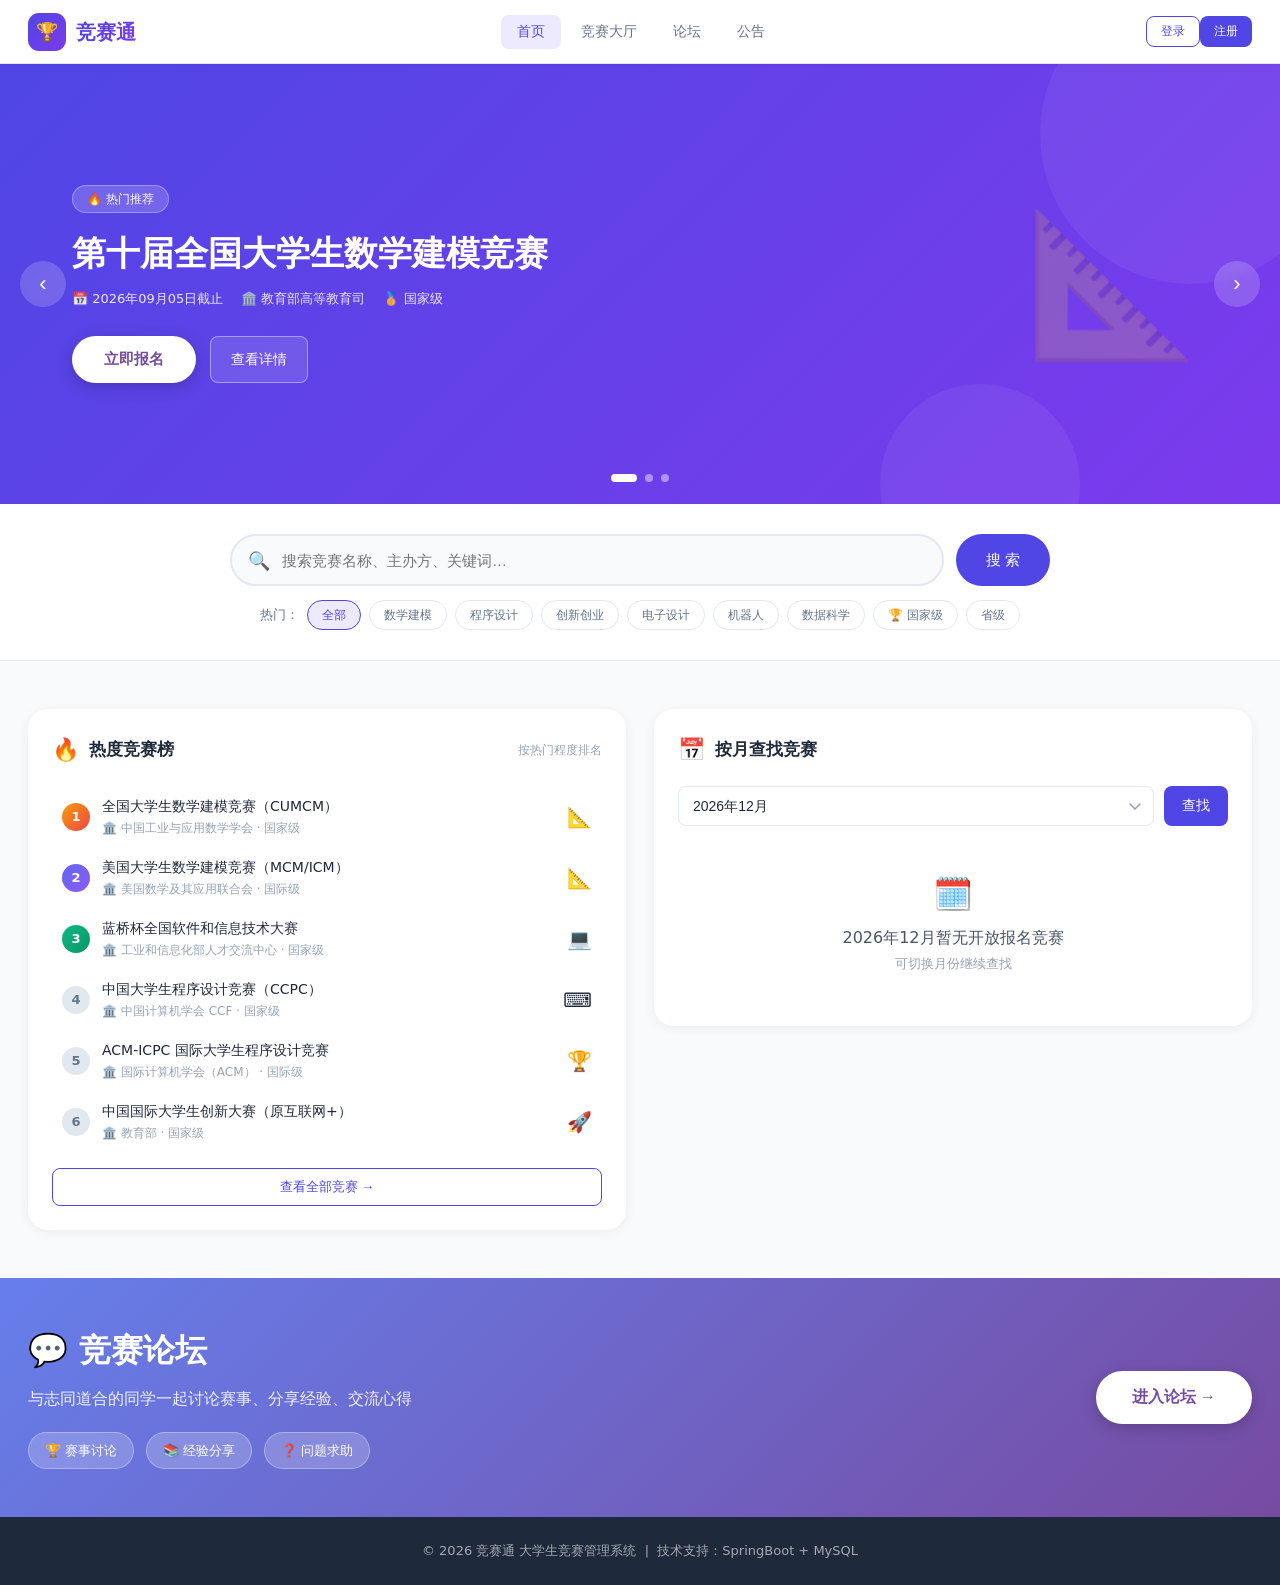
<file: index.html>
<!DOCTYPE html>
<html lang="zh-CN">
<head>
<meta charset="UTF-8">
<meta http-equiv="Content-Type" content="text/html; charset=UTF-8">
<meta name="viewport" content="width=device-width,initial-scale=1.0">
<title>竞赛通 — 大学生竞赛管理系统</title>
<link rel="icon" href="data:image/svg+xml,%3Csvg xmlns='http://www.w3.org/2000/svg' viewBox='0 0 64 64'%3E%3Ctext y='52' font-size='52'%3E%F0%9F%8F%86%3C/text%3E%3C/svg%3E">
<link rel="stylesheet" href="css/common.css?v=5">
<link rel="stylesheet" href="css/home.css?v=5">
<link rel="stylesheet" href="css/modal.css?v=5">
<link rel="stylesheet" href="css/forum.css?v=5">
<!-- SheetJS: 前端 Excel 导出 -->
<script src="https://cdn.sheetjs.com/xlsx-0.20.3/package/dist/xlsx.full.min.js"></script>
</head>
<body>

<!-- ========== TOAST ========== -->
<div id="toastContainer" class="toast-container"></div>

<!-- ========== NAVBAR ========== -->
<nav class="navbar" id="mainNav">
  <div class="logo" onclick="router.go('home')">
    <div class="logo-icon">🏆</div>
    <span class="logo-text">竞赛通</span>
  </div>
  <div class="nav-links" id="navLinks">
    <button class="nav-link active" data-page="home">首页</button>
    <button class="nav-link" data-page="hall">竞赛大厅</button>
    <button class="nav-link" data-page="forum">论坛</button>
    <button class="nav-link" data-page="notice">公告</button>
  </div>
  <div class="nav-right" id="navRight">
    <!-- 未登录时显示 -->
    <div id="navGuest">
      <button class="btn btn-outline btn-sm" onclick="router.go('login')">登录</button>
      <button class="btn btn-primary btn-sm" onclick="router.go('register')">注册</button>
    </div>
    <!-- 登录后显示 -->
    <div id="navUser" style="display:none;align-items:center;gap:10px">
      <span id="navNickname" style="font-size:13px;color:#64748b"></span>
      <div class="avatar-btn" id="navAvatar" onclick="router.go('user')">👤</div>
      <button class="btn btn-ghost btn-sm" id="navAdminBtn" style="display:none" onclick="router.go('admin')">管理后台</button>
    </div>
  </div>
</nav>

<!-- ========== PAGES ========== -->
<div id="appContainer"></div>

<!-- ========== MODALS ========== -->
<div id="modalContainer"></div>

<!-- JS -->
<script charset="UTF-8" src="js/api.js?v=29"></script>
<script charset="UTF-8" src="js/data.js?v=28"></script>
<script charset="UTF-8" src="js/utils.js?v=28"></script>
<script charset="UTF-8" src="js/router.js?v=28"></script>
<script charset="UTF-8" src="js/components.js?v=28"></script>
<script charset="UTF-8" src="js/pages/home.js?v=28"></script>
<script charset="UTF-8" src="js/pages/hall.js?v=28"></script>
<script charset="UTF-8" src="js/pages/forum.js?v=28"></script>
<script charset="UTF-8" src="js/pages/forum-detail.js?v=28"></script>
<script charset="UTF-8" src="js/pages/user.js?v=28"></script>
<script charset="UTF-8" src="js/pages/admin.js?v=28"></script>
<script charset="UTF-8" src="js/pages/auth.js?v=29"></script>
<script charset="UTF-8" src="js/modals.js?v=28"></script>
<script charset="UTF-8" src="js/app.js?v=28"></script>
</body>
</html>
</file>
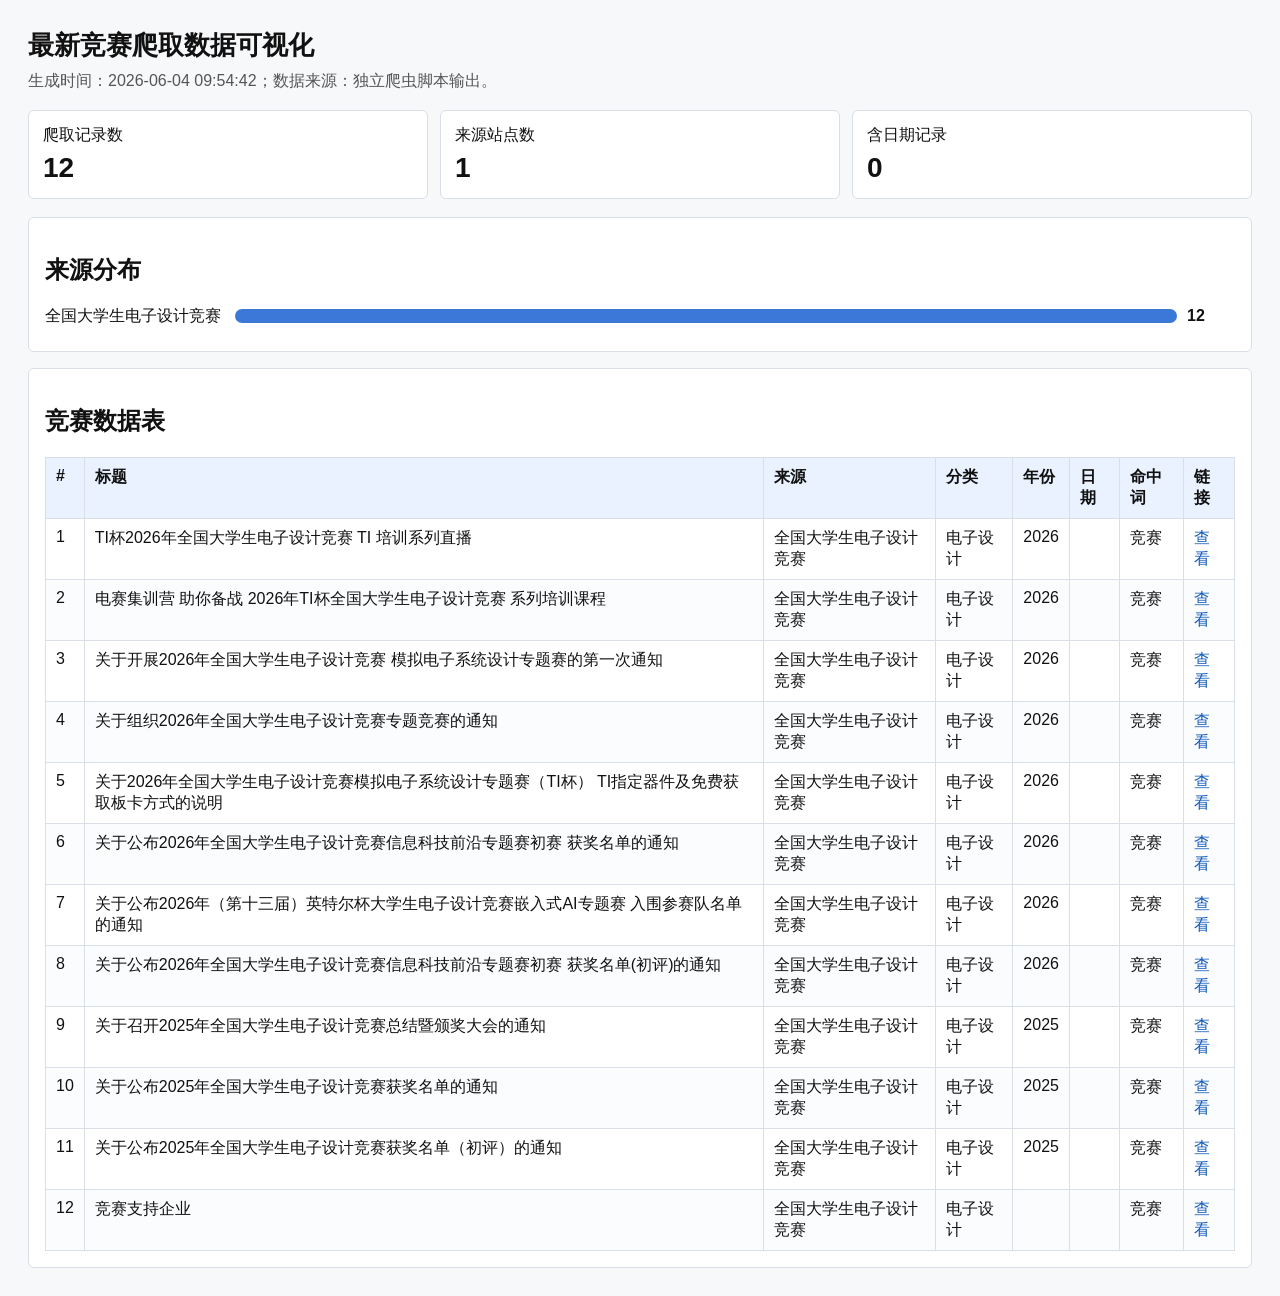
<file: standalone_crawler/output/latest_competitions.html>
<!doctype html>
<html lang="zh-CN">
<head>
  <meta charset="utf-8">
  <title>最新竞赛爬取数据可视化</title>
  <style>
    body { font-family: "Microsoft YaHei", Arial, sans-serif; margin: 28px; color: #111; background: #f7f8fa; }
    h1 { margin: 0 0 8px; font-size: 26px; }
    .meta { color: #555; margin-bottom: 18px; }
    .cards { display: grid; grid-template-columns: repeat(3, minmax(160px, 1fr)); gap: 12px; margin: 18px 0; }
    .card { background: #fff; border: 1px solid #d9dee7; border-radius: 6px; padding: 14px; }
    .card b { display: block; font-size: 28px; margin-top: 6px; }
    .panel { background: #fff; border: 1px solid #d9dee7; border-radius: 6px; padding: 16px; margin: 16px 0; }
    .bar-row { display: grid; grid-template-columns: 180px 1fr 48px; gap: 10px; align-items: center; margin: 8px 0; }
    .bar { height: 14px; background: #edf1f5; border-radius: 999px; overflow: hidden; }
    .bar i { display: block; height: 100%; background: #3c78d8; }
    table { width: 100%; border-collapse: collapse; background: #fff; }
    th, td { border: 1px solid #d9dee7; padding: 9px 10px; text-align: left; vertical-align: top; }
    th { background: #eaf2ff; font-weight: 700; }
    tr:nth-child(even) { background: #fbfcfe; }
    a { color: #165dbb; text-decoration: none; }
  </style>
</head>
<body>
  <h1>最新竞赛爬取数据可视化</h1>
  <div class="meta">生成时间：2026-06-04 09:54:42；数据来源：独立爬虫脚本输出。</div>
  <div class="cards">
    <div class="card">爬取记录数<b>12</b></div>
    <div class="card">来源站点数<b>1</b></div>
    <div class="card">含日期记录<b>0</b></div>
  </div>
  <div class="panel">
    <h2>来源分布</h2>
    <div class="bar-row"><span>全国大学生电子设计竞赛</span><div class="bar"><i style="width:100.0%"></i></div><b>12</b></div>
  </div>
  <div class="panel">
    <h2>竞赛数据表</h2>
    <table>
      <thead><tr><th>#</th><th>标题</th><th>来源</th><th>分类</th><th>年份</th><th>日期</th><th>命中词</th><th>链接</th></tr></thead>
      <tbody><tr><td>1</td><td>TI杯2026年全国大学生电子设计竞赛 TI 培训系列直播</td><td>全国大学生电子设计竞赛</td><td>电子设计</td><td>2026</td><td></td><td>竞赛</td><td><a href="https://www.nuedc-training.com.cn/index/huodong/live_topic2026" target="_blank">查看</a></td></tr>
<tr><td>2</td><td>电赛集训营 助你备战 2026年TI杯全国大学生电子设计竞赛 系列培训课程</td><td>全国大学生电子设计竞赛</td><td>电子设计</td><td>2026</td><td></td><td>竞赛</td><td><a href="https://www.nuedc-training.com.cn/index/huodong/btq_course_2026" target="_blank">查看</a></td></tr>
<tr><td>3</td><td>关于开展2026年全国大学生电子设计竞赛 模拟电子系统设计专题赛的第一次通知</td><td>全国大学生电子设计竞赛</td><td>电子设计</td><td>2026</td><td></td><td>竞赛</td><td><a href="https://www.nuedc-training.com.cn/index/news/details/new_id/345" target="_blank">查看</a></td></tr>
<tr><td>4</td><td>关于组织2026年全国大学生电子设计竞赛专题竞赛的通知</td><td>全国大学生电子设计竞赛</td><td>电子设计</td><td>2026</td><td></td><td>竞赛</td><td><a href="https://www.nuedc-training.com.cn/index/news/details/new_id/343" target="_blank">查看</a></td></tr>
<tr><td>5</td><td>关于2026年全国大学生电子设计竞赛模拟电子系统设计专题赛（TI杯） TI指定器件及免费获取板卡方式的说明</td><td>全国大学生电子设计竞赛</td><td>电子设计</td><td>2026</td><td></td><td>竞赛</td><td><a href="https://www.nuedc-training.com.cn/index/news/details/new_id/351" target="_blank">查看</a></td></tr>
<tr><td>6</td><td>关于公布2026年全国大学生电子设计竞赛信息科技前沿专题赛初赛 获奖名单的通知</td><td>全国大学生电子设计竞赛</td><td>电子设计</td><td>2026</td><td></td><td>竞赛</td><td><a href="https://www.nuedc-training.com.cn/index/news/details/new_id/350" target="_blank">查看</a></td></tr>
<tr><td>7</td><td>关于公布2026年（第十三届）英特尔杯大学生电子设计竞赛嵌入式AI专题赛 入围参赛队名单的通知</td><td>全国大学生电子设计竞赛</td><td>电子设计</td><td>2026</td><td></td><td>竞赛</td><td><a href="https://www.nuedc-training.com.cn/index/news/details/new_id/349" target="_blank">查看</a></td></tr>
<tr><td>8</td><td>关于公布2026年全国大学生电子设计竞赛信息科技前沿专题赛初赛 获奖名单(初评)的通知</td><td>全国大学生电子设计竞赛</td><td>电子设计</td><td>2026</td><td></td><td>竞赛</td><td><a href="https://www.nuedc-training.com.cn/index/news/details/new_id/348" target="_blank">查看</a></td></tr>
<tr><td>9</td><td>关于召开2025年全国大学生电子设计竞赛总结暨颁奖大会的通知</td><td>全国大学生电子设计竞赛</td><td>电子设计</td><td>2025</td><td></td><td>竞赛</td><td><a href="https://www.nuedc-training.com.cn/index/news/details/new_id/341" target="_blank">查看</a></td></tr>
<tr><td>10</td><td>关于公布2025年全国大学生电子设计竞赛获奖名单的通知</td><td>全国大学生电子设计竞赛</td><td>电子设计</td><td>2025</td><td></td><td>竞赛</td><td><a href="https://www.nuedc-training.com.cn/index/news/details/new_id/340" target="_blank">查看</a></td></tr>
<tr><td>11</td><td>关于公布2025年全国大学生电子设计竞赛获奖名单（初评）的通知</td><td>全国大学生电子设计竞赛</td><td>电子设计</td><td>2025</td><td></td><td>竞赛</td><td><a href="https://www.nuedc-training.com.cn/index/news/details/new_id/339" target="_blank">查看</a></td></tr>
<tr><td>12</td><td>竞赛支持企业</td><td>全国大学生电子设计竞赛</td><td>电子设计</td><td></td><td></td><td>竞赛</td><td><a href="https://www.nuedc-training.com.cn/index/huodong/cse" target="_blank">查看</a></td></tr></tbody>
    </table>
  </div>
</body>
</html>
</file>
<file: css/common.css>
/* =====================================================
   竞赛通 — common.css  公共样式
===================================================== */
:root {
  --primary:       #4f46e5;
  --primary-light: #6366f1;
  --primary-dark:  #3730a3;
  --secondary:     #7c3aed;
  --accent:        #06b6d4;
  --success:       #10b981;
  --warning:       #f59e0b;
  --danger:        #ef4444;
  --bg:            #f8fafc;
  --card:          #ffffff;
  --text:          #1e293b;
  --text-muted:    #64748b;
  --border:        #e2e8f0;
  --shadow:        0 4px 6px -1px rgba(0,0,0,.08);
  --shadow-lg:     0 10px 25px -3px rgba(0,0,0,.12);
  --radius:        14px;
  --radius-sm:     8px;
}

*, *::before, *::after { box-sizing: border-box; margin: 0; padding: 0; }

body {
  font-family: 'PingFang SC', 'Microsoft YaHei', system-ui, -apple-system, sans-serif;
  background: var(--bg);
  color: var(--text);
  line-height: 1.5;
}

/* Scrollbar */
::-webkit-scrollbar { width: 6px; height: 6px; }
::-webkit-scrollbar-track { background: #f1f5f9; }
::-webkit-scrollbar-thumb { background: #cbd5e1; border-radius: 3px; }

/* ---- BUTTONS ---- */
.btn {
  display: inline-flex; align-items: center; justify-content: center; gap: 6px;
  padding: 9px 20px; border-radius: var(--radius-sm);
  font-size: 14px; font-weight: 500;
  cursor: pointer; border: none; outline: none;
  transition: all .2s; white-space: nowrap; text-decoration: none;
}
.btn-primary  { background: var(--primary); color: #fff; }
.btn-primary:hover  { background: var(--primary-dark); transform: translateY(-1px); box-shadow: 0 4px 14px rgba(79,70,229,.35); }
.btn-outline  { background: transparent; color: var(--primary); border: 1.5px solid var(--primary); }
.btn-outline:hover  { background: #ede9fe; }
.btn-ghost    { background: transparent; color: var(--text-muted); }
.btn-ghost:hover    { background: #f1f5f9; }
.btn-success  { background: var(--success); color: #fff; }
.btn-success:hover  { background: #059669; }
.btn-danger   { background: var(--danger); color: #fff; }
.btn-danger:hover   { background: #dc2626; }
.btn-warning  { background: var(--warning); color: #fff; }
.btn-sm { padding: 6px 14px; font-size: 12px; }
.btn-block { width: 100%; }
.btn-icon { width: 36px; height: 36px; padding: 0; border-radius: 10px; }

/* ---- FORMS ---- */
.form-group { margin-bottom: 18px; }
.form-label  { display: block; font-size: 13px; font-weight: 600; color: var(--text); margin-bottom: 7px; }
.form-input  {
  width: 100%; padding: 10px 14px;
  border: 1.5px solid var(--border); border-radius: var(--radius-sm);
  font-size: 14px; color: var(--text); background: #fff;
  outline: none; transition: border-color .2s, box-shadow .2s;
}
.form-input:focus { border-color: var(--primary); box-shadow: 0 0 0 3px rgba(79,70,229,.1); }
.form-input[readonly] { background: #f8fafc; color: #94a3b8; cursor: not-allowed; }
.form-input.is-error { border-color: var(--danger); }
.form-select {
  appearance: none;
  background: #fff url("data:image/svg+xml,%3Csvg xmlns='http://www.w3.org/2000/svg' width='12' height='7' viewBox='0 0 12 7'%3E%3Cpath d='M1 1l5 5 5-5' stroke='%2394a3b8' stroke-width='1.5' fill='none' stroke-linecap='round'/%3E%3C/svg%3E") no-repeat right 12px center;
}
.form-textarea { resize: vertical; min-height: 96px; font-family: inherit; }
.form-row { display: grid; grid-template-columns: 1fr 1fr; gap: 16px; }
.form-error { font-size: 12px; color: var(--danger); margin-top: 5px; }
.form-hint  { font-size: 12px; color: var(--text-muted); margin-top: 5px; }

/* ---- BADGES ---- */
.badge { display: inline-block; padding: 2px 9px; border-radius: 4px; font-size: 11px; font-weight: 600; }
.badge-national { background: #fef3c7; color: #d97706; }
.badge-province { background: #d1fae5; color: #059669; }
.badge-school   { background: #e0e7ff; color: #4338ca; }
.badge-inter    { background: #fce7f3; color: #db2777; }
.badge-hot      { background: #fee2e2; color: #ef4444; }
.badge-new      { background: #d1fae5; color: #059669; }

/* ---- TAGS ---- */
.tag-chip {
  display: inline-block; padding: 5px 14px; border-radius: 999px;
  font-size: 12px; font-weight: 500; cursor: pointer;
  border: 1.5px solid var(--border); background: #fff; color: var(--text-muted);
  transition: all .2s;
}
.tag-chip:hover,
.tag-chip.active { background: #ede9fe; border-color: var(--primary); color: var(--primary); }

/* ---- TOAST ---- */
.toast-container { position: fixed; top: 74px; right: 20px; z-index: 9999; display: flex; flex-direction: column; gap: 10px; pointer-events: none; }
.toast {
  display: flex; align-items: center; gap: 10px;
  padding: 13px 18px; min-width: 260px; max-width: 380px;
  background: #fff; border-radius: 12px;
  box-shadow: 0 8px 24px rgba(0,0,0,.12);
  font-size: 14px; pointer-events: all;
  border-left: 4px solid var(--success);
  animation: toastIn .3s ease both;
}
.toast.warning { border-left-color: var(--warning); }
.toast.error   { border-left-color: var(--danger); }
.toast.info    { border-left-color: var(--accent); }
.toast-icon { font-size: 18px; flex-shrink: 0; }
.toast-close { margin-left: auto; cursor: pointer; opacity: .5; font-size: 16px; background: none; border: none; }
@keyframes toastIn { from { opacity:0; transform: translateX(20px); } to { opacity:1; transform: translateX(0); } }
@keyframes toastOut { to { opacity:0; transform: translateX(20px); } }

/* ---- NAVBAR ---- */
.navbar {
  background: rgba(255,255,255,.96); backdrop-filter: blur(14px);
  border-bottom: 1px solid var(--border);
  padding: 0 28px; height: 64px;
  display: flex; align-items: center; justify-content: space-between;
  position: sticky; top: 0; z-index: 1000;
  box-shadow: 0 1px 4px rgba(0,0,0,.05);
}
.logo { display: flex; align-items: center; gap: 10px; cursor: pointer; text-decoration: none; }
.logo-icon { width: 38px; height: 38px; background: linear-gradient(135deg,var(--primary),var(--secondary)); border-radius: 11px; display: flex; align-items: center; justify-content: center; color: #fff; font-size: 18px; flex-shrink: 0; }
.logo-text { font-size: 20px; font-weight: 800; background: linear-gradient(135deg,var(--primary),var(--secondary)); -webkit-background-clip: text; -webkit-text-fill-color: transparent; }
.nav-links { display: flex; gap: 4px; }
.nav-link { padding: 8px 16px; border-radius: var(--radius-sm); color: var(--text-muted); font-size: 14px; font-weight: 500; cursor: pointer; transition: all .2s; border: none; background: none; }
.nav-link:hover, .nav-link.active { background: #ede9fe; color: var(--primary); }
.nav-right { display: flex; align-items: center; gap: 10px; }
.avatar-btn { width: 36px; height: 36px; border-radius: 50%; background: linear-gradient(135deg,var(--primary),var(--secondary)); display: flex; align-items: center; justify-content: center; color: #fff; font-size: 15px; cursor: pointer; border: 2px solid #fff; box-shadow: 0 2px 8px rgba(0,0,0,.15); flex-shrink: 0; }

/* ---- SECTION ---- */
.container { max-width: 1280px; margin: 0 auto; padding: 0 28px; }
.section { padding: 48px 0; }
.section-header { display: flex; align-items: center; justify-content: space-between; margin-bottom: 28px; }
.section-title { font-size: 22px; font-weight: 700; color: var(--text); display: flex; align-items: center; gap: 10px; }
.section-title::before { content:''; display:block; width:4px; height:22px; background: linear-gradient(var(--primary),var(--secondary)); border-radius:2px; }
.view-all { color: var(--primary); font-size: 13px; cursor: pointer; font-weight: 500; }
.view-all:hover { text-decoration: underline; }

/* ---- COMPETITION CARD ---- */
.comp-grid { display: grid; grid-template-columns: repeat(4,1fr); gap: 22px; }
.comp-card {
  background: var(--card); border-radius: var(--radius);
  overflow: hidden; border: 1px solid var(--border);
  transition: all .25s; cursor: pointer;
  display: flex; flex-direction: column;
  height: 100%;
}
.comp-card:hover { transform: translateY(-6px); box-shadow: var(--shadow-lg); border-color: #c7d2fe; }
.comp-cover {
  width: 100%; height: 158px;
  display: flex; align-items: center; justify-content: center;
  font-size: 52px; background: linear-gradient(135deg,#ede9fe,#c7d2fe);
  overflow: hidden; position: relative;
  flex-shrink: 0;
}
.comp-cover img { width:100%; height:100%; object-fit:cover; position:absolute; inset:0; }
.comp-body { padding: 15px 16px; flex: 1; display: flex; flex-direction: column; min-height: 0; }
.comp-tags { display: flex; gap: 5px; flex-wrap: wrap; margin-bottom: 9px; flex-shrink: 0; }
.comp-title { font-size: 14px; font-weight: 600; color: var(--text); line-height: 1.55; margin-bottom: 10px; display: -webkit-box; -webkit-line-clamp: 2; -webkit-box-orient: vertical; overflow: hidden; flex-shrink: 0; }
.comp-meta { display: flex; flex-direction: column; gap: 5px; font-size: 12px; color: var(--text-muted); margin-top: auto; flex-shrink: 0; }
.comp-meta-row { display: flex; align-items: center; gap: 5px; overflow: hidden; text-overflow: ellipsis; white-space: nowrap; }
.comp-footer { padding: 11px 16px; border-top: 1px solid var(--border); display: flex; align-items: center; justify-content: space-between; flex-shrink: 0; background: #fff; }
.deadline { font-size: 11px; font-weight: 600; color: var(--danger); flex-shrink: 0; }
.deadline.safe { color: var(--success); }
.deadline.over { color: var(--text-muted); }
.deadline.closing { color: #f59e0b; }
.card-actions { display: flex; gap: 6px; flex-shrink: 0; }
.icon-btn {
  width: 30px; height: 30px; border-radius: 8px;
  border: 1.5px solid var(--border); background: #fff;
  cursor: pointer; display: flex; align-items: center; justify-content: center;
  font-size: 13px; transition: all .2s; flex-shrink: 0;
}
.icon-btn:hover { border-color: var(--primary); background: #ede9fe; }
.icon-btn.liked { background: #fef2f2; border-color: #fecaca; }

/* ---- EMPTY STATE ---- */
.empty-state { text-align: center; padding: 64px 20px; color: var(--text-muted); }
.empty-icon { font-size: 56px; margin-bottom: 14px; }
.empty-title { font-size: 16px; font-weight: 500; margin-bottom: 6px; }
.empty-desc  { font-size: 13px; }

/* ---- PAGINATION ---- */
.pagination { display: flex; gap: 4px; align-items: center; }
.page-btn { width: 34px; height: 34px; border-radius: var(--radius-sm); border: 1.5px solid var(--border); background: #fff; cursor: pointer; font-size: 13px; display: flex; align-items: center; justify-content: center; transition: all .2s; }
.page-btn:hover { border-color: var(--primary); color: var(--primary); }
.page-btn.active { background: var(--primary); color: #fff; border-color: var(--primary); }

/* ---- TABS ---- */
.tabs { display: flex; border-bottom: 2px solid var(--border); margin-bottom: 24px; }
.tab { padding: 10px 20px; font-size: 14px; font-weight: 500; cursor: pointer; color: var(--text-muted); border-bottom: 2px solid transparent; margin-bottom: -2px; transition: all .2s; }
.tab:hover { color: var(--primary); }
.tab.active { color: var(--primary); border-bottom-color: var(--primary); font-weight: 600; }

/* ---- INFO NOTE ---- */
.info-note { background: #eff6ff; border: 1px solid #bfdbfe; border-radius: var(--radius-sm); padding: 10px 14px; font-size: 12px; color: #1d4ed8; margin-bottom: 16px; display: flex; gap: 7px; align-items: flex-start; }

/* ---- STATUS DOT ---- */
.status-dot { display: inline-flex; align-items: center; gap: 5px; font-size: 12px; }
.dot { width: 7px; height: 7px; border-radius: 50%; flex-shrink: 0; }
.dot-green  { background: var(--success); }
.dot-red    { background: var(--danger); }
.dot-yellow { background: var(--warning); }
.dot-blue   { background: var(--accent); }

/* ---- CRAWL PULSE ---- */
.crawl-indicator { display: inline-flex; align-items: center; gap: 5px; font-size: 12px; color: var(--success); }
.crawl-dot { width: 6px; height: 6px; border-radius: 50%; background: var(--success); animation: pulse 1.2s ease-in-out infinite; }
@keyframes pulse { 0%,100%{opacity:1} 50%{opacity:.25} }

/* ---- PROGRESS BAR ---- */
.progress-wrap { background: #e2e8f0; border-radius: 999px; height: 6px; overflow: hidden; }
.progress-bar  { height: 100%; border-radius: 999px; background: linear-gradient(90deg,var(--primary),var(--accent)); transition: width .4s; }

/* ---- RESPONSIVE ---- */
@media (max-width: 1100px) { .comp-grid { grid-template-columns: repeat(3,1fr); } }
@media (max-width: 800px)  { .comp-grid { grid-template-columns: repeat(2,1fr); } .nav-links { display:none; } .form-row { grid-template-columns: 1fr; } }
@media (max-width: 480px)  { .comp-grid { grid-template-columns: 1fr; } }
</file>
<file: css/home.css>
/* =====================================================
   home.css  — 首页专属样式
===================================================== */

/* ---- CAROUSEL ---- */
.hero { position: relative; overflow: hidden; }
.carousel-track { display: flex; transition: transform .55s cubic-bezier(.4,0,.2,1); }
.carousel-slide {
  min-width: 100%; height: 440px;
  background: linear-gradient(135deg,#4f46e5,#7c3aed);
  display: flex; align-items: center; position: relative; overflow: hidden;
}
.slide-bg-circle {
  position: absolute; border-radius: 50%;
  background: rgba(255,255,255,.06); pointer-events: none;
}
.carousel-content {
  position: relative; z-index: 2;
  padding: 0 72px; color: #fff; max-width: 640px;
}
.carousel-badge {
  display: inline-block; background: rgba(255,255,255,.18);
  border: 1px solid rgba(255,255,255,.3);
  padding: 4px 14px; border-radius: 999px; font-size: 12px; margin-bottom: 18px;
}
.carousel-title { font-size: 34px; font-weight: 800; line-height: 1.3; margin-bottom: 14px; }
.carousel-info { font-size: 13px; opacity: .88; display: flex; flex-wrap: wrap; gap: 18px; margin-bottom: 28px; }
.carousel-info span { display: flex; align-items: center; gap: 5px; }
.carousel-btns { display: flex; gap: 14px; }
.btn-white { background: #fff; color: var(--primary); font-weight: 600; }
.btn-white:hover { background: #f0f0ff; transform: translateY(-1px); box-shadow: 0 4px 14px rgba(0,0,0,.18); }
.btn-trans { background: rgba(255,255,255,.12); color: #fff; border: 1.5px solid rgba(255,255,255,.4); }
.btn-trans:hover { background: rgba(255,255,255,.22); }
.carousel-graphic { position: absolute; right: 80px; top: 50%; transform: translateY(-50%); font-size: 140px; opacity: .18; pointer-events: none; }

/* dots */
.carousel-dots { position: absolute; bottom: 22px; left: 50%; transform: translateX(-50%); display: flex; gap: 8px; z-index: 3; }
.c-dot { width: 8px; height: 8px; border-radius: 50%; background: rgba(255,255,255,.45); cursor: pointer; transition: all .35s; }
.c-dot.active { background: #fff; width: 26px; border-radius: 4px; }

/* arrows */
.c-arrow {
  position: absolute; top: 50%; transform: translateY(-50%);
  width: 46px; height: 46px; border-radius: 50%;
  background: rgba(255,255,255,.18); border: none; color: #fff;
  font-size: 22px; cursor: pointer; z-index: 3;
  display: flex; align-items: center; justify-content: center;
  backdrop-filter: blur(4px); transition: background .2s;
}
.c-arrow:hover { background: rgba(255,255,255,.32); }
.c-arrow-l { left: 20px; }
.c-arrow-r { right: 20px; }

/* ---- SEARCH BAR ---- */
.search-section { background: #fff; padding: 30px 0; border-bottom: 1px solid var(--border); }
.search-box-center { display: flex; gap: 12px; align-items: center; max-width: 820px; margin: 0 auto 14px; }
.search-wrap { flex: 1; position: relative; }
.search-wrap .si { position: absolute; left: 18px; top: 50%; transform: translateY(-50%); font-size: 18px; pointer-events: none; }
.search-inp {
  width: 100%; height: 52px; padding: 0 20px 0 50px;
  border: 2px solid var(--border); border-radius: 999px;
  font-size: 15px; outline: none; background: #f8fafc;
  transition: border-color .2s;
}
.search-inp:focus { border-color: var(--primary); background: #fff; box-shadow: 0 0 0 4px rgba(79,70,229,.08); }
.search-btn-main { height: 52px; border-radius: 999px; padding: 0 30px; font-size: 15px; flex-shrink: 0; }
.filter-row { display: flex; flex-wrap: wrap; gap: 8px; align-items: center; justify-content: center; }
.filter-label { font-size: 13px; color: var(--text-muted); }

/* ---- CATEGORY GRID ---- */
.cat-grid { display: grid; grid-template-columns: repeat(8,1fr); gap: 16px; }
.cat-item { display: flex; flex-direction: column; align-items: center; gap: 9px; cursor: pointer; transition: transform .2s; }
.cat-item:hover { transform: translateY(-5px); }
.cat-icon { width: 62px; height: 62px; border-radius: 18px; display: flex; align-items: center; justify-content: center; font-size: 28px; box-shadow: 0 2px 8px rgba(0,0,0,.06); transition: box-shadow .2s; }
.cat-item:hover .cat-icon { box-shadow: 0 8px 22px rgba(79,70,229,.22); }
.cat-name { font-size: 12px; font-weight: 500; color: var(--text-muted); text-align: center; }
.cat-item.selected .cat-icon { outline: 2.5px solid var(--primary); }
.cat-item.selected .cat-name { color: var(--primary); font-weight: 700; }

/* ---- STATS BANNER ---- */
.stats-banner {
  background: linear-gradient(135deg,var(--primary),var(--secondary));
  color: #fff; padding: 32px 0; margin-top: 4px;
}
.stats-row { display: flex; justify-content: space-around; text-align: center; }
.stat-item .num { font-size: 36px; font-weight: 800; }
.stat-item .lbl { font-size: 13px; opacity: .8; margin-top: 4px; }

/* ---- FORUM PROMO SECTION ---- */
.forum-section { margin: 0; }
.forum-promo {
  display: flex;
  align-items: center;
  justify-content: space-between;
  gap: 40px;
  flex-wrap: wrap;
}
.forum-promo-content { flex: 1; min-width: 280px; }
.forum-promo-content h2 {
  font-size: 32px;
  font-weight: 700;
  margin-bottom: 12px;
  color: #fff;
}
.forum-promo-content p {
  font-size: 16px;
  opacity: 0.9;
  margin-bottom: 20px;
  line-height: 1.6;
}
.forum-features {
  display: flex;
  gap: 12px;
  flex-wrap: wrap;
}
.feature-tag {
  display: inline-block;
  padding: 8px 16px;
  background: rgba(255,255,255,0.2);
  border-radius: 999px;
  font-size: 13px;
  font-weight: 500;
  backdrop-filter: blur(10px);
  border: 1px solid rgba(255,255,255,0.3);
}
.btn-white {
  background: #fff;
  color: #764ba2;
  font-weight: 600;
  padding: 14px 32px;
  border-radius: 999px;
  font-size: 15px;
  border: none;
  cursor: pointer;
  transition: all 0.3s;
  box-shadow: 0 4px 15px rgba(0,0,0,0.2);
}
.btn-white:hover {
  transform: translateY(-2px);
  box-shadow: 0 8px 25px rgba(0,0,0,0.3);
}
.btn-large {
  padding: 16px 36px;
  font-size: 16px;
}

/* responsive */
@media (max-width: 1100px) { .cat-grid { grid-template-columns: repeat(4,1fr); } }
@media (max-width: 600px)  { .cat-grid { grid-template-columns: repeat(4,1fr); } .carousel-slide { height: 280px; } .carousel-content { padding: 0 24px; } .carousel-title { font-size: 22px; } .forum-promo { text-align: center; justify-content: center; } .forum-promo-content h2 { font-size: 24px; } }
</file>
<file: css/modal.css>
/* =====================================================
   modal.css  — 弹窗公共样式
===================================================== */
.overlay {
  position: fixed; inset: 0;
  background: rgba(15,23,42,.55); z-index: 2000;
  display: flex; align-items: center; justify-content: center;
  padding: 20px; backdrop-filter: blur(5px);
  animation: fadeIn .2s ease;
}
@keyframes fadeIn { from{opacity:0} to{opacity:1} }

.modal {
  background: #fff; border-radius: 22px;
  padding: 32px; width: 100%; max-width: 500px;
  max-height: 90vh; overflow-y: auto;
  animation: slideUp .28s ease;
  position: relative;
}
.modal-lg  { max-width: 780px; }
.modal-sm  { max-width: 360px; }
@keyframes slideUp { from{opacity:0;transform:translateY(28px)} to{opacity:1;transform:translateY(0)} }

.modal-header { display: flex; align-items: center; justify-content: space-between; margin-bottom: 24px; }
.modal-title  { font-size: 20px; font-weight: 700; }
.modal-close  { width: 32px; height: 32px; border-radius: 50%; border: none; background: #f1f5f9; cursor: pointer; font-size: 16px; display: flex; align-items: center; justify-content: center; flex-shrink: 0; }
.modal-close:hover { background: #e2e8f0; }
.modal-footer { display: flex; gap: 12px; margin-top: 24px; }
.modal-footer .btn { flex: 1; height: 44px; font-size: 15px; }

/* ---- COMPETITION DETAIL HEADER ---- */
.comp-detail-hero {
  background: linear-gradient(135deg,var(--primary),var(--secondary));
  border-radius: 14px; padding: 22px; color: #fff; margin-bottom: 20px;
}
.comp-detail-hero-title { font-size: 18px; font-weight: 700; margin-bottom: 12px; line-height: 1.5; word-break: break-all; }
.comp-detail-meta { display: flex; flex-direction: column; gap: 6px; font-size: 13px; opacity: .9; }
.comp-detail-meta span { display: flex; align-items: flex-start; gap: 5px; line-height: 1.5; word-break: break-all; }
.comp-detail-desc { font-size: 14px; color: var(--text-muted); line-height: 1.8; margin-bottom: 20px; }

/* ---- TABLE ---- */
.table-card { background: #fff; border-radius: var(--radius); border: 1px solid var(--border); overflow: hidden; }
.table-toolbar { padding: 16px 20px; border-bottom: 1px solid var(--border); display: flex; gap: 12px; align-items: center; justify-content: space-between; flex-wrap: wrap; }
.table-toolbar-title { font-size: 15px; font-weight: 700; }
table { width: 100%; border-collapse: collapse; }
thead th { background: #f8fafc; padding: 11px 16px; text-align: left; font-size: 12px; font-weight: 600; color: var(--text-muted); letter-spacing: .04em; border-bottom: 1px solid var(--border); white-space: nowrap; }
tbody tr { border-bottom: 1px solid var(--border); transition: background .15s; }
tbody tr:last-child { border-bottom: none; }
tbody tr:hover { background: #fafbff; }
tbody td { padding: 12px 16px; font-size: 13px; vertical-align: middle; }
.table-pagination { padding: 14px 20px; border-top: 1px solid var(--border); display: flex; justify-content: flex-end; }

/* ---- TAG INPUT ---- */
.tag-input-wrap { display: flex; flex-wrap: wrap; gap: 6px; padding: 8px 12px; border: 1.5px solid var(--border); border-radius: var(--radius-sm); min-height: 44px; align-items: center; cursor: text; transition: border-color .2s; }
.tag-input-wrap:focus-within { border-color: var(--primary); box-shadow: 0 0 0 3px rgba(79,70,229,.1); }
.tag-pill { background: #ede9fe; color: var(--primary); padding: 3px 10px; border-radius: 999px; font-size: 12px; display: flex; align-items: center; gap: 5px; }
.tag-pill-x { cursor: pointer; opacity: .55; line-height: 1; }
.tag-pill-x:hover { opacity: 1; }
.tag-input-field { border: none; outline: none; font-size: 13px; min-width: 80px; flex: 1; background: transparent; }

/* ---- SIDEBAR LAYOUT ---- */
.sidebar-layout { display: flex; gap: 24px; padding: 28px; max-width: 1280px; margin: 0 auto; width: 100%; min-height: calc(100vh - 64px); }
.sidebar { width: 240px; flex-shrink: 0; }
.sidebar-card { background: var(--card); border-radius: var(--radius); padding: 0; border: 1px solid var(--border); overflow: hidden; }
.main-panel { flex: 1; min-width: 0; display: flex; flex-direction: column; gap: 22px; }

/* user sidebar */
.user-sidebar-profile { padding: 28px 20px 20px; border-bottom: 1px solid var(--border); text-align: center; }
.user-avatar { width: 80px; height: 80px; border-radius: 50%; background: linear-gradient(135deg,var(--primary),var(--secondary)); display: flex; align-items: center; justify-content: center; font-size: 30px; color: #fff; margin: 0 auto 12px; border: 3px solid #fff; box-shadow: 0 4px 14px rgba(0,0,0,.13); overflow: hidden; position: relative; }
.user-avatar img { width:100%;height:100%;object-fit:cover; position:absolute;inset:0; }
.user-name { font-size: 15px; font-weight: 700; margin-bottom: 5px; }
.user-role-badge { display: inline-block; font-size: 11px; padding: 2px 10px; border-radius: 999px; background: #ede9fe; color: var(--primary); font-weight: 600; }
.sidebar-menu { list-style: none; padding: 10px 0; }
.sidebar-item { display: flex; align-items: center; gap: 10px; padding: 11px 20px; cursor: pointer; font-size: 14px; color: var(--text-muted); transition: all .18s; }
.sidebar-item:hover { background: #fafbff; color: var(--primary); }
.sidebar-item.active { background: #ede9fe; color: var(--primary); font-weight: 600; }
.sidebar-item.danger { color: var(--danger); }
.sidebar-item.danger:hover { background: #fff1f2; }

/* panel */
.panel-card { background: var(--card); border-radius: var(--radius); border: 1px solid var(--border); padding: 28px; }
.panel-header { margin-bottom: 22px; }
.panel-title { font-size: 19px; font-weight: 700; margin-bottom: 4px; }
.panel-desc  { font-size: 13px; color: var(--text-muted); }

/* stats row */
.mini-stats { display: grid; grid-template-columns: repeat(3,1fr); gap: 16px; }
.mini-stat { background: var(--card); border-radius: var(--radius); padding: 20px; text-align: center; border: 1px solid var(--border); }
.mini-stat-num { font-size: 28px; font-weight: 800; background: linear-gradient(135deg,var(--primary),var(--secondary)); -webkit-background-clip: text; -webkit-text-fill-color: transparent; }
.mini-stat-lbl { font-size: 12px; color: var(--text-muted); margin-top: 4px; }

/* fav list */
.fav-list { display: flex; flex-direction: column; gap: 12px; }
.fav-item { display: flex; gap: 14px; background: #fff; border-radius: 12px; padding: 14px; border: 1px solid var(--border); transition: box-shadow .2s; }
.fav-item:hover { box-shadow: var(--shadow); }
.fav-thumb { width: 78px; height: 58px; border-radius: 9px; background: linear-gradient(135deg,#ede9fe,#c7d2fe); display: flex; align-items: center; justify-content: center; font-size: 24px; flex-shrink: 0; overflow: hidden; }
.fav-thumb img { width:100%;height:100%;object-fit:cover; }
.fav-body { flex: 1; min-width: 0; }
.fav-title { font-size: 14px; font-weight: 600; margin-bottom: 6px; white-space: nowrap; overflow: hidden; text-overflow: ellipsis; }
.fav-meta  { font-size: 12px; color: var(--text-muted); display: flex; gap: 14px; flex-wrap: wrap; }
.fav-time  { font-size: 11px; color: var(--text-muted); margin-top: 5px; }
.fav-actions { display: flex; flex-direction: column; gap: 6px; align-items: flex-end; justify-content: center; flex-shrink: 0; }

/* award list */
.award-list { display: flex; flex-direction: column; gap: 12px; }
.award-item { display: flex; align-items: center; gap: 14px; background: #fff; border-radius: 12px; padding: 16px; border: 1px solid var(--border); }
.award-icon { width: 46px; height: 46px; border-radius: 12px; display: flex; align-items: center; justify-content: center; font-size: 22px; flex-shrink: 0; background: linear-gradient(135deg,#fef3c7,#fde68a); }
.award-info { flex: 1; }
.award-name { font-size: 14px; font-weight: 600; margin-bottom: 4px; }
.award-meta { font-size: 12px; color: var(--text-muted); display: flex; gap: 12px; }
.award-level-badge { display: inline-block; padding: 2px 10px; border-radius: 999px; font-size: 12px; font-weight: 600; }
.level-1st     { background: #fef3c7; color: #d97706; }
.level-2nd     { background: #f3f4f6; color: #374151; }
.level-3rd     { background: #fce7f3; color: #be185d; }
.level-special { background: #d1fae5; color: #059669; }

/* admin dashboard */
.admin-layout { display: flex; min-height: calc(100vh - 64px); }
.admin-sidebar { width: 218px; background: #1e293b; flex-shrink: 0; display: flex; flex-direction: column; }
.admin-sidebar-logo { padding: 22px 20px 16px; border-bottom: 1px solid rgba(255,255,255,.08); }
.admin-sidebar-name { color: #fff; font-size: 15px; font-weight: 700; }
.admin-sidebar-sub  { color: rgba(255,255,255,.4); font-size: 11px; margin-top: 2px; }
.admin-nav { padding: 10px 0; flex: 1; overflow-y: auto; }
.admin-group { padding: 10px 18px 4px; font-size: 10px; text-transform: uppercase; letter-spacing: .08em; color: rgba(255,255,255,.28); font-weight: 600; }
.admin-item { display: flex; align-items: center; gap: 9px; padding: 10px 20px; color: rgba(255,255,255,.62); font-size: 13px; cursor: pointer; transition: all .18s; border-left: 3px solid transparent; }
.admin-item:hover { background: rgba(255,255,255,.07); color: #fff; }
.admin-item.active { background: rgba(79,70,229,.28); color: #a5b4fc; border-left-color: #818cf8; font-weight: 600; }
.admin-main { flex: 1; background: #f0f4f8; overflow-y: auto; display: flex; flex-direction: column; }
.admin-topbar { background: #fff; padding: 0 24px; height: 54px; display: flex; align-items: center; justify-content: space-between; border-bottom: 1px solid var(--border); flex-shrink: 0; }
.admin-breadcrumb { font-size: 13px; color: var(--text-muted); }
.admin-content { padding: 24px; flex: 1; }
.admin-panel { display: none; }
.admin-panel.active { display: block; }

/* dashboard stat cards */
.dash-grid { display: grid; grid-template-columns: repeat(4,1fr); gap: 18px; margin-bottom: 22px; }
.dash-card { background: #fff; border-radius: var(--radius); padding: 20px; border: 1px solid var(--border); display: flex; align-items: center; gap: 14px; }
.dash-icon { width: 52px; height: 52px; border-radius: 14px; display: flex; align-items: center; justify-content: center; font-size: 22px; flex-shrink: 0; }
.dash-num { font-size: 26px; font-weight: 800; color: var(--text); }
.dash-lbl { font-size: 12px; color: var(--text-muted); margin-top: 2px; }
.dash-trend { font-size: 11px; color: var(--success); margin-top: 3px; }

@media (max-width: 900px) {
  .sidebar-layout { flex-direction: column; padding: 16px; }
  .sidebar { width: 100%; }
  .dash-grid { grid-template-columns: repeat(2,1fr); }
  .admin-sidebar { display: none; }
  .mini-stats { grid-template-columns: 1fr 1fr; }
}
</file>
<file: css/forum.css>
/* =====================================================
   forum.css  — 论坛样式
===================================================== */

/* ---- 论坛容器 ---- */
.forum-container { min-height: calc(100vh - 64px); background: #f8fafc; }

/* ---- 论坛头部 ---- */
.forum-header {
  background: linear-gradient(135deg, #4f46e5 0%, #7c3aed 100%);
  color: white; padding: 48px 0;
}
.forum-header .container { display: flex; justify-content: space-between; align-items: center; }
.forum-title h1 { font-size: 30px; font-weight: 700; margin-bottom: 6px; }
.forum-title p  { font-size: 15px; opacity: 0.85; }
.btn-publish {
  background: #fff; color: #4f46e5; font-weight: 600;
  padding: 12px 24px; border-radius: 10px; font-size: 15px;
  border: none; cursor: pointer; display: flex; align-items: center; gap: 6px;
  transition: all 0.2s; flex-shrink: 0;
}
.btn-publish:hover { transform: translateY(-2px); box-shadow: 0 6px 18px rgba(0,0,0,0.18); }

/* ---- 搜索栏 ---- */
.forum-filter {
  background: white; border-bottom: 1px solid #e2e8f0;
  padding: 14px 0; position: sticky; top: 64px; z-index: 100;
}
.forum-search-wrap {
  display: flex; gap: 10px; align-items: center;
  max-width: 600px; margin: 0 auto;
}
.forum-search-inp {
  flex: 1; height: 42px; padding: 0 16px;
  border: 1.5px solid #e2e8f0; border-radius: 999px;
  font-size: 14px; outline: none; transition: border-color .2s;
}
.forum-search-inp:focus { border-color: #4f46e5; box-shadow: 0 0 0 3px rgba(79,70,229,.08); }

/* ---- 论坛内容区 ---- */
.forum-content { padding: 24px 0; }
.forum-pagination { display: flex; justify-content: center; gap: 8px; margin-top: 20px; }

/* ---- 帖子列表 ---- */
.post-list {
  background: white; border-radius: 14px;
  box-shadow: 0 1px 4px rgba(0,0,0,.08); overflow: hidden;
}
.post-item {
  display: flex; align-items: center;
  padding: 18px 24px; border-bottom: 1px solid #f1f5f9;
  cursor: pointer; transition: background .15s;
}
.post-item:last-child { border-bottom: none; }
.post-item:hover { background: #fafbff; }
.post-item.post-top { background: #fef9f0; }
.post-main { flex: 1; min-width: 0; }
.post-title-row { display: flex; align-items: center; gap: 8px; margin-bottom: 7px; }
.top-badge { padding: 2px 8px; border-radius: 4px; font-size: 11px; font-weight: 600; background: #ef4444; color: white; flex-shrink: 0; }
.post-title-text { font-size: 15px; font-weight: 600; color: #1e293b; white-space: nowrap; overflow: hidden; text-overflow: ellipsis; }
.post-meta-row { display: flex; align-items: center; gap: 14px; font-size: 12px; color: #94a3b8; }
.post-arrow { color: #cbd5e1; font-size: 20px; flex-shrink: 0; margin-left: 12px; }

/* ---- 发布帖子弹窗 ---- */
.publish-overlay {
  position: fixed; inset: 0;
  background: rgba(15,23,42,.55); z-index: 3000;
  display: flex; align-items: center; justify-content: center;
  padding: 20px; backdrop-filter: blur(4px);
}
.publish-modal {
  background: #fff; border-radius: 20px;
  width: 100%; max-width: 580px;
  max-height: 90vh; overflow: hidden;
  display: flex; flex-direction: column;
  box-shadow: 0 20px 60px rgba(0,0,0,.2);
  animation: slideUp .25s ease;
}
.publish-header {
  padding: 22px 28px 18px;
  border-bottom: 1px solid #e2e8f0;
  display: flex; align-items: center; justify-content: space-between;
  flex-shrink: 0;
}
.publish-header h3 { font-size: 18px; font-weight: 700; }
.publish-close {
  width: 32px; height: 32px; border-radius: 50%;
  border: none; background: #f1f5f9; cursor: pointer;
  font-size: 18px; display: flex; align-items: center; justify-content: center;
}
.publish-close:hover { background: #e2e8f0; }
.publish-body { padding: 22px 28px; overflow-y: auto; flex: 1; }
.publish-footer {
  padding: 16px 28px;
  border-top: 1px solid #e2e8f0;
  display: flex; justify-content: flex-end; gap: 12px;
  flex-shrink: 0;
}
.publish-footer .btn { min-width: 80px; }

/* ---- 空状态 ---- */
.empty-state { text-align: center; padding: 64px 24px; }
.empty-icon { font-size: 56px; margin-bottom: 14px; }
.empty-title { font-size: 16px; font-weight: 600; color: #374151; margin-bottom: 6px; }
.empty-desc  { font-size: 13px; color: #9ca3af; }

/* ---- 帖子详情页 ---- */
.forum-detail-container { min-height: calc(100vh - 64px); background: #f8fafc; padding: 24px 0; }
.breadcrumb { display: flex; align-items: center; gap: 6px; margin-bottom: 20px; font-size: 13px; color: #94a3b8; }
.breadcrumb .bc-link { color: #4f46e5; cursor: pointer; }
.breadcrumb .bc-link:hover { text-decoration: underline; }
.post-detail-card { background: white; border-radius: 14px; padding: 28px; margin-bottom: 20px; box-shadow: 0 1px 4px rgba(0,0,0,.08); }
.post-detail-header { margin-bottom: 20px; padding-bottom: 20px; border-bottom: 1px solid #e2e8f0; }
.post-detail-title { font-size: 22px; font-weight: 700; color: #1e293b; margin-bottom: 14px; line-height: 1.45; }
.post-detail-meta { display: flex; justify-content: space-between; align-items: center; flex-wrap: wrap; gap: 10px; }
.author-info { display: flex; align-items: center; gap: 10px; }
.author-avatar { width: 38px; height: 38px; border-radius: 50%; background: linear-gradient(135deg,#4f46e5,#7c3aed); color: white; display: flex; align-items: center; justify-content: center; font-size: 15px; font-weight: 600; flex-shrink: 0; }
.author-name { font-weight: 600; font-size: 14px; color: #374151; }
.post-time { font-size: 12px; color: #94a3b8; }
.post-stats { display: flex; gap: 14px; font-size: 13px; color: #94a3b8; }
.post-detail-body { font-size: 15px; line-height: 1.85; color: #374151; margin-bottom: 24px; white-space: pre-wrap; }
.post-detail-actions { display: flex; gap: 10px; padding-top: 20px; border-top: 1px solid #e2e8f0; }
.action-btn { display: flex; align-items: center; gap: 5px; padding: 8px 16px; border: 1.5px solid #e2e8f0; background: white; border-radius: 8px; cursor: pointer; font-size: 13px; color: #64748b; transition: all .2s; }
.action-btn:hover { border-color: #4f46e5; color: #4f46e5; }
.action-btn.delete:hover { border-color: #ef4444; color: #ef4444; }

/* ---- 回复区域 ---- */
.reply-section { background: white; border-radius: 14px; padding: 24px; box-shadow: 0 1px 4px rgba(0,0,0,.08); }
.reply-section-title { font-size: 17px; font-weight: 700; margin-bottom: 18px; padding-bottom: 14px; border-bottom: 1px solid #e2e8f0; }
.reply-input-box { margin-bottom: 28px; }
.reply-textarea { width: 100%; padding: 14px; border: 1.5px solid #e2e8f0; border-radius: 10px; font-size: 14px; resize: vertical; min-height: 100px; outline: none; font-family: inherit; margin-bottom: 10px; transition: border-color .2s; }
.reply-textarea:focus { border-color: #4f46e5; }
.reply-actions { display: flex; justify-content: flex-end; }
.reply-list { display: flex; flex-direction: column; gap: 16px; }
.reply-item { display: flex; gap: 14px; padding: 16px; background: #f8fafc; border-radius: 10px; }
.reply-avatar { width: 34px; height: 34px; border-radius: 50%; background: linear-gradient(135deg,#10b981,#059669); color: white; display: flex; align-items: center; justify-content: center; font-size: 13px; font-weight: 600; flex-shrink: 0; }
.reply-content { flex: 1; min-width: 0; }
.reply-header-row { display: flex; align-items: center; gap: 10px; margin-bottom: 6px; flex-wrap: wrap; }
.reply-author { font-weight: 600; font-size: 13px; color: #374151; }
.reply-floor { font-size: 11px; color: #94a3b8; background: #e2e8f0; padding: 1px 7px; border-radius: 4px; }
.reply-time-text { font-size: 12px; color: #94a3b8; }
.reply-body { font-size: 14px; line-height: 1.65; color: #374151; margin-bottom: 8px; }
.reply-actions-bar { display: flex; gap: 12px; }
.reply-action { display: flex; align-items: center; gap: 4px; font-size: 12px; color: #94a3b8; cursor: pointer; background: none; border: none; padding: 0; }
.reply-action:hover { color: #4f46e5; }
.reply-action.delete:hover { color: #ef4444; }
.empty-reply { text-align: center; padding: 40px 24px; color: #94a3b8; }

/* ---- 响应式 ---- */
@media (max-width: 768px) {
  .forum-header .container { flex-direction: column; gap: 14px; text-align: center; }
  .forum-title h1 { font-size: 22px; }
  .post-detail-card { padding: 18px; }
  .post-detail-title { font-size: 18px; }
}
</file>
